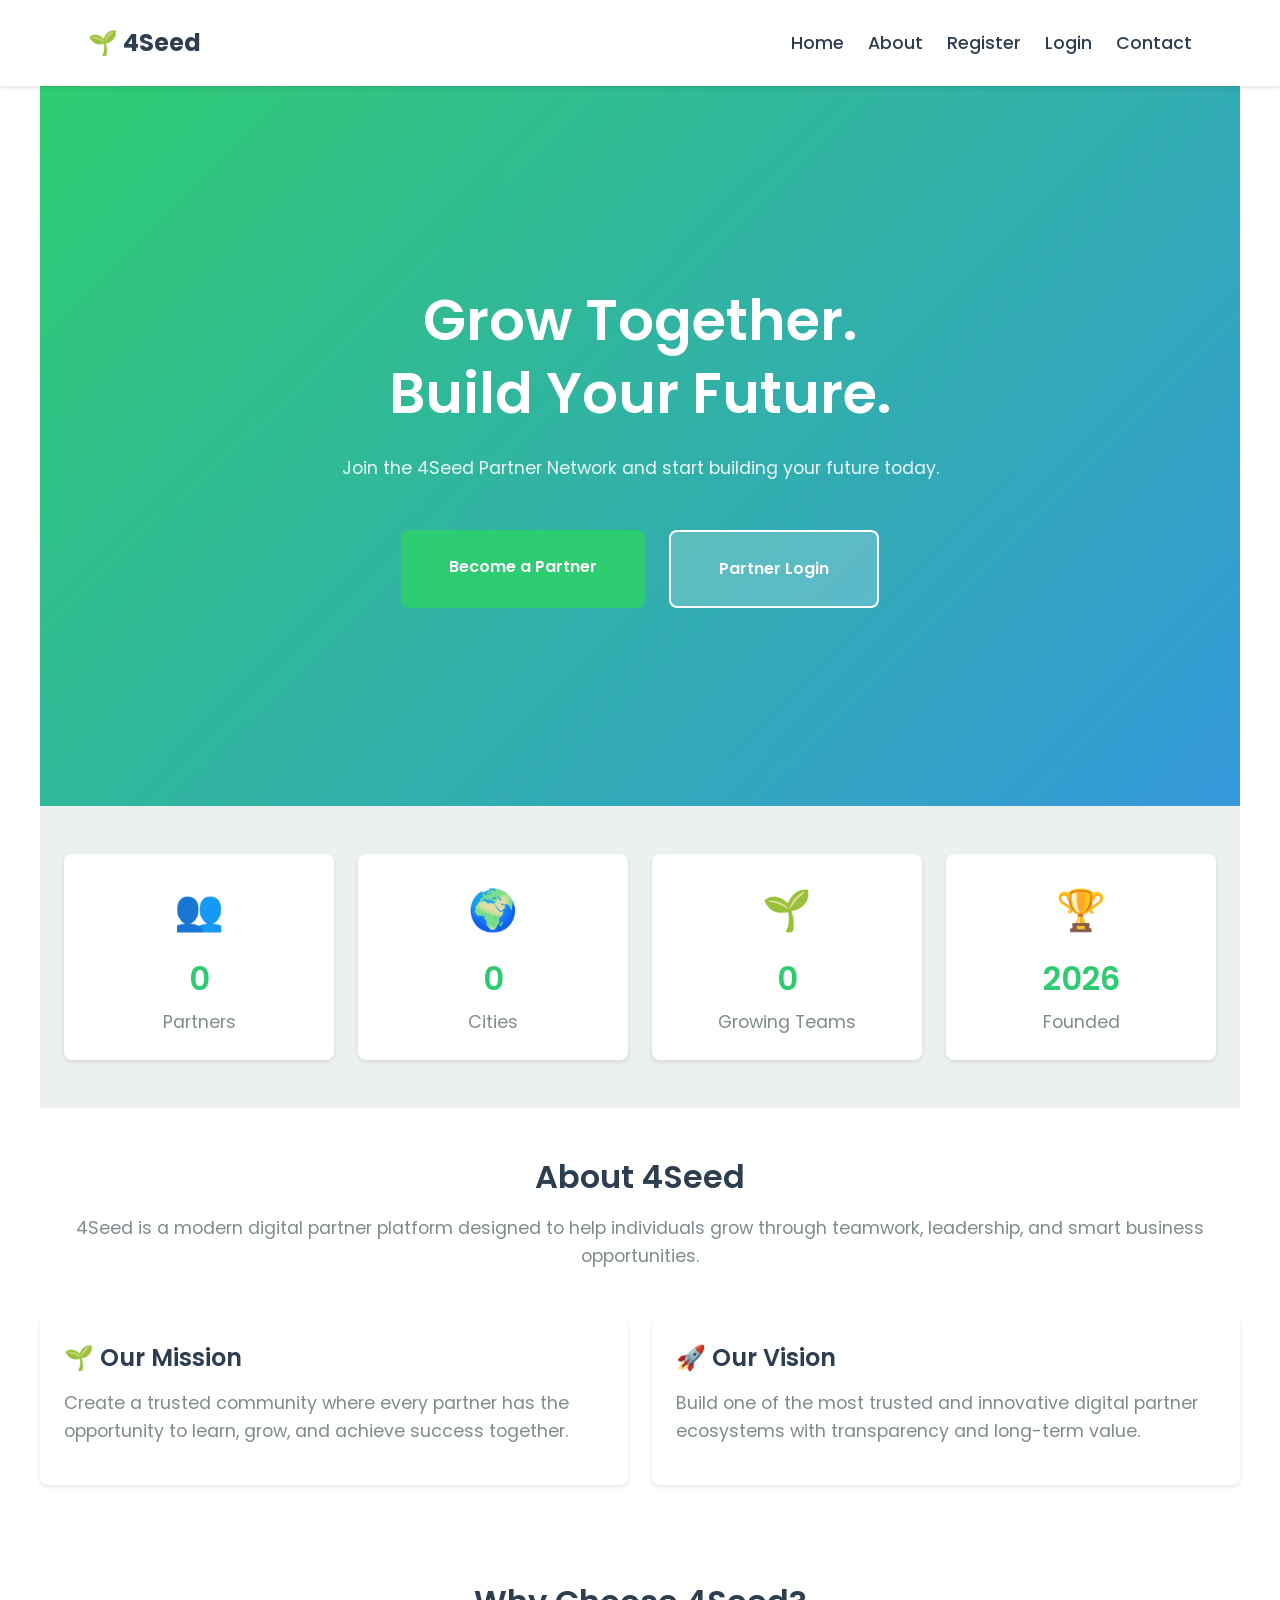
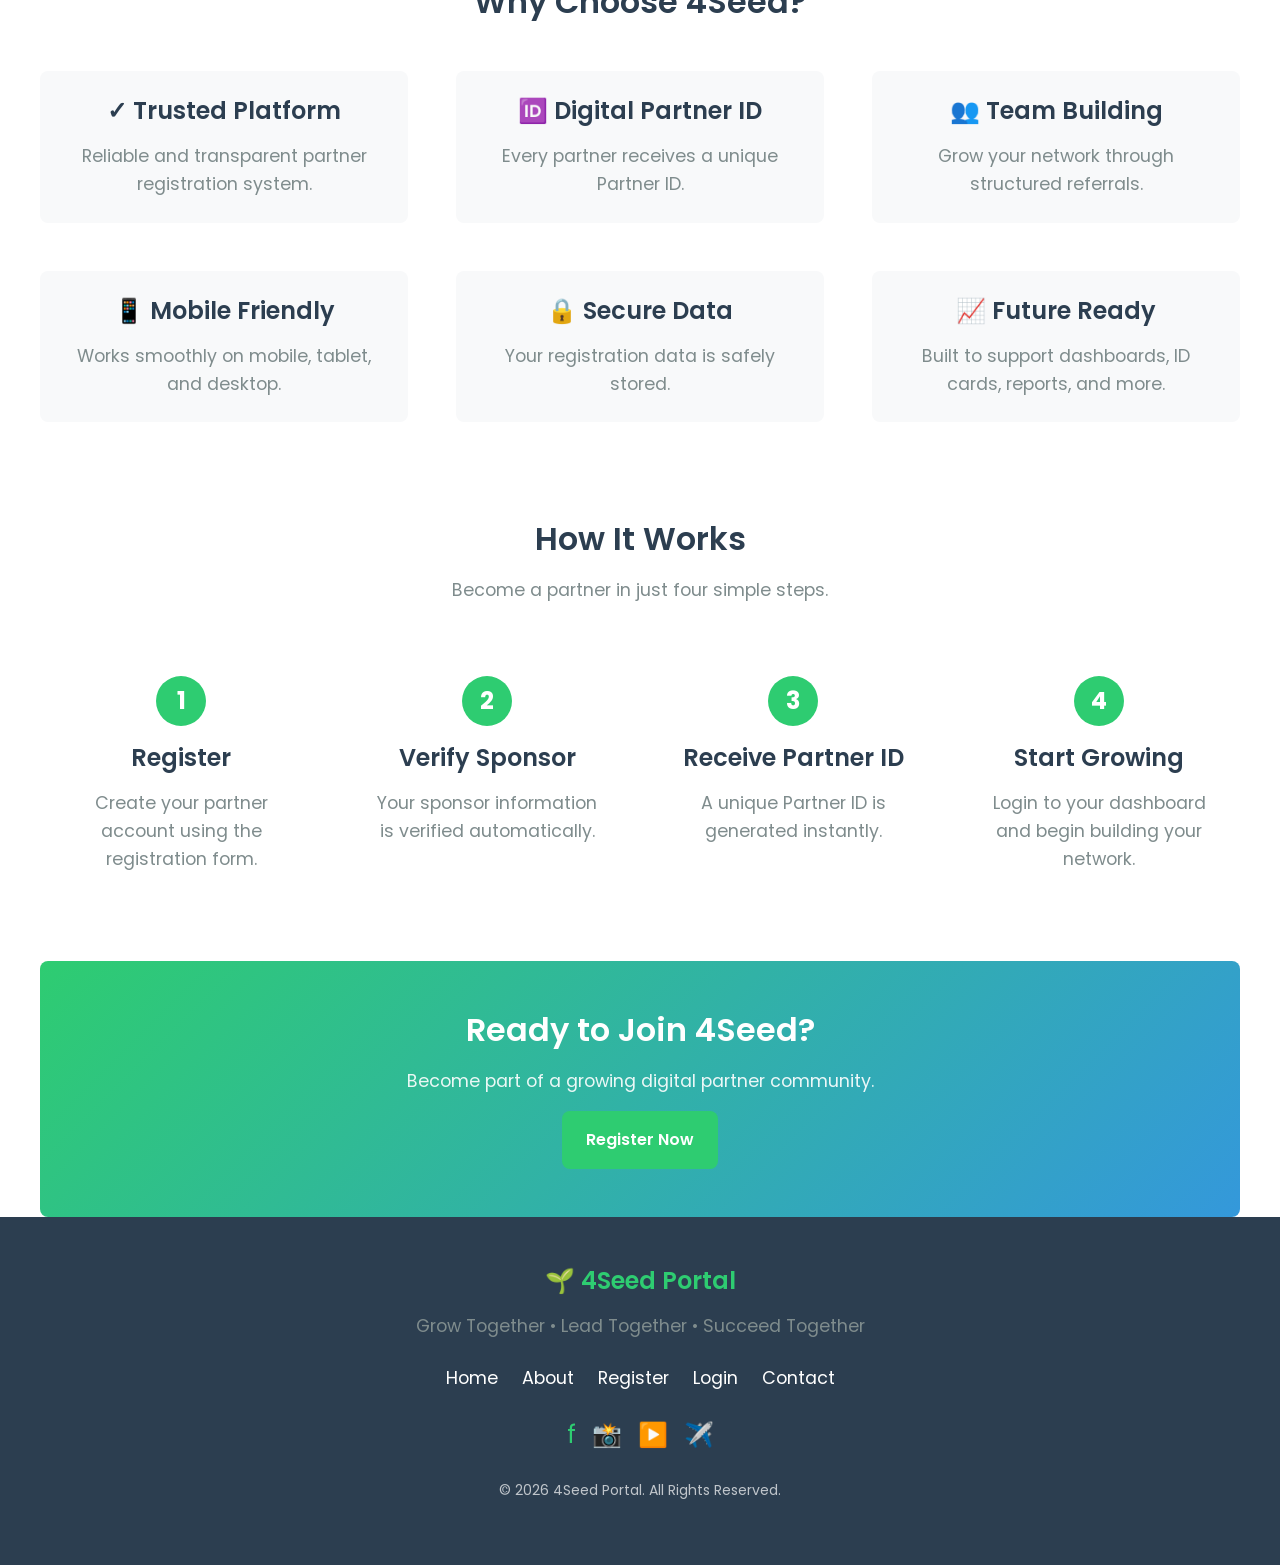
<file: index.html>
<!DOCTYPE html>
<html lang="en">
<head>
    <meta charset="UTF-8">
    <meta name="viewport" content="width=device-width, initial-scale=1.0">
    <meta name="description" content="4Seed Partner Network - Grow Together, Build Your Future">
    <meta name="theme-color" content="#2ecc71">
    
    <title>4Seed Portal - Partner Network</title>
    
    <link rel="preconnect" href="https://fonts.googleapis.com">
    <link rel="preconnect" href="https://fonts.gstatic.com" crossorigin>
    <link href="https://fonts.googleapis.com/css2?family=Poppins:wght@300;400;500;600;700&display=swap" rel="stylesheet">
    <link rel="stylesheet" href="css/style.css">
    <link rel="stylesheet" href="css/responsive.css">
    
    <!-- Favicon -->
    <link rel="icon" type="image/svg+xml" href="data:image/svg+xml,<svg xmlns='http://www.w3.org/2000/svg' viewBox='0 0 100 100'><text y='50%' font-size='50' dominant-baseline='middle'>🌱</text></svg>">
</head>

<body>
    <!-- Navigation -->
    <header role="banner">
        <nav class="navbar" aria-label="Main Navigation">
            <div class="logo" aria-label="4Seed Logo">
                🌱 4Seed
            </div>
            
            <button class="menu-toggle" id="menuToggle" aria-label="Toggle Menu" aria-expanded="false">
                <span></span>
                <span></span>
                <span></span>
            </button>
            
            <ul class="nav-links" id="navLinks">
                <li><a href="#home">Home</a></li>
                <li><a href="#about">About</a></li>
                <li><a href="register.html">Register</a></li>
                <li><a href="login.html">Login</a></li>
                <li><a href="#contact">Contact</a></li>
            </ul>
        </nav>
    </header>

    <!-- Hero Section -->
    <section class="hero" id="home" aria-label="Hero Section">
        <div class="hero-content">
            <h1>Grow Together.<br>Build Your Future.</h1>
            <p>Join the 4Seed Partner Network and start building your future today.</p>
            <div class="hero-buttons">
                <a href="register.html" class="btn btn-primary">Become a Partner</a>
                <a href="login.html" class="btn btn-secondary">Partner Login</a>
            </div>
        </div>
    </section>

    <!-- Statistics Section -->
    <section class="stats reveal" aria-label="Statistics">
        <div class="stat-box">
            <div class="stat-icon" aria-hidden="true">👥</div>
            <h2 id="partnerCount">0</h2>
            <p>Partners</p>
        </div>
        
        <div class="stat-box">
            <div class="stat-icon" aria-hidden="true">🌍</div>
            <h2 id="cityCount">0</h2>
            <p>Cities</p>
        </div>
        
        <div class="stat-box">
            <div class="stat-icon" aria-hidden="true">🌱</div>
            <h2 id="teamCount">0</h2>
            <p>Growing Teams</p>
        </div>
        
        <div class="stat-box">
            <div class="stat-icon" aria-hidden="true">🏆</div>
            <h2 id="yearCount">2026</h2>
            <p>Founded</p>
        </div>
    </section>

    <!-- About Section -->
    <section class="about reveal" id="about" aria-label="About 4Seed">
        <div class="section-title">
            <h2>About 4Seed</h2>
            <p>4Seed is a modern digital partner platform designed to help individuals grow through teamwork, leadership, and smart business opportunities.</p>
        </div>
        
        <div class="about-grid">
            <div class="card">
                <h3>🌱 Our Mission</h3>
                <p>Create a trusted community where every partner has the opportunity to learn, grow, and achieve success together.</p>
            </div>
            
            <div class="card">
                <h3>🚀 Our Vision</h3>
                <p>Build one of the most trusted and innovative digital partner ecosystems with transparency and long-term value.</p>
            </div>
        </div>
    </section>

    <!-- Features Section -->
    <section class="features reveal" aria-label="Why Choose 4Seed">
        <div class="section-title">
            <h2>Why Choose 4Seed?</h2>
        </div>
        
        <div class="feature-grid">
            <div class="feature-card">
                <h3>✓ Trusted Platform</h3>
                <p>Reliable and transparent partner registration system.</p>
            </div>
            
            <div class="feature-card">
                <h3>🆔 Digital Partner ID</h3>
                <p>Every partner receives a unique Partner ID.</p>
            </div>
            
            <div class="feature-card">
                <h3>👥 Team Building</h3>
                <p>Grow your network through structured referrals.</p>
            </div>
            
            <div class="feature-card">
                <h3>📱 Mobile Friendly</h3>
                <p>Works smoothly on mobile, tablet, and desktop.</p>
            </div>
            
            <div class="feature-card">
                <h3>🔒 Secure Data</h3>
                <p>Your registration data is safely stored.</p>
            </div>
            
            <div class="feature-card">
                <h3>📈 Future Ready</h3>
                <p>Built to support dashboards, ID cards, reports, and more.</p>
            </div>
        </div>
    </section>

    <!-- How It Works Section -->
    <section class="process reveal" aria-label="How It Works">
        <div class="section-title">
            <h2>How It Works</h2>
            <p>Become a partner in just four simple steps.</p>
        </div>
        
        <div class="process-grid">
            <div class="process-card">
                <div class="step-number">1</div>
                <h3>Register</h3>
                <p>Create your partner account using the registration form.</p>
            </div>
            
            <div class="process-card">
                <div class="step-number">2</div>
                <h3>Verify Sponsor</h3>
                <p>Your sponsor information is verified automatically.</p>
            </div>
            
            <div class="process-card">
                <div class="step-number">3</div>
                <h3>Receive Partner ID</h3>
                <p>A unique Partner ID is generated instantly.</p>
            </div>
            
            <div class="process-card">
                <div class="step-number">4</div>
                <h3>Start Growing</h3>
                <p>Login to your dashboard and begin building your network.</p>
            </div>
        </div>
    </section>

    <!-- Call To Action Section -->
    <section class="cta reveal" aria-label="Call to Action">
        <h2>Ready to Join 4Seed?</h2>
        <p>Become part of a growing digital partner community.</p>
        <a href="register.html" class="btn btn-primary">Register Now</a>
    </section>

    <!-- Footer -->
    <footer role="contentinfo">
        <div class="footer-content">
            <h3>🌱 4Seed Portal</h3>
            <p>Grow Together • Lead Together • Succeed Together</p>
            
            <div class="footer-links">
                <a href="#home">Home</a>
                <a href="#about">About</a>
                <a href="register.html">Register</a>
                <a href="login.html">Login</a>
                <a href="#contact">Contact</a>
            </div>
            
            <div class="social-links">
                <a href="#" aria-label="Facebook">f</a>
                <a href="#" aria-label="Instagram">📸</a>
                <a href="#" aria-label="YouTube">▶️</a>
                <a href="#" aria-label="Telegram">✈️</a>
            </div>
            
            <p class="copyright">© 2026 4Seed Portal. All Rights Reserved.</p>
        </div>
    </footer>

    <script src="js/common.js" defer></script>
</body>
</html>
</file>
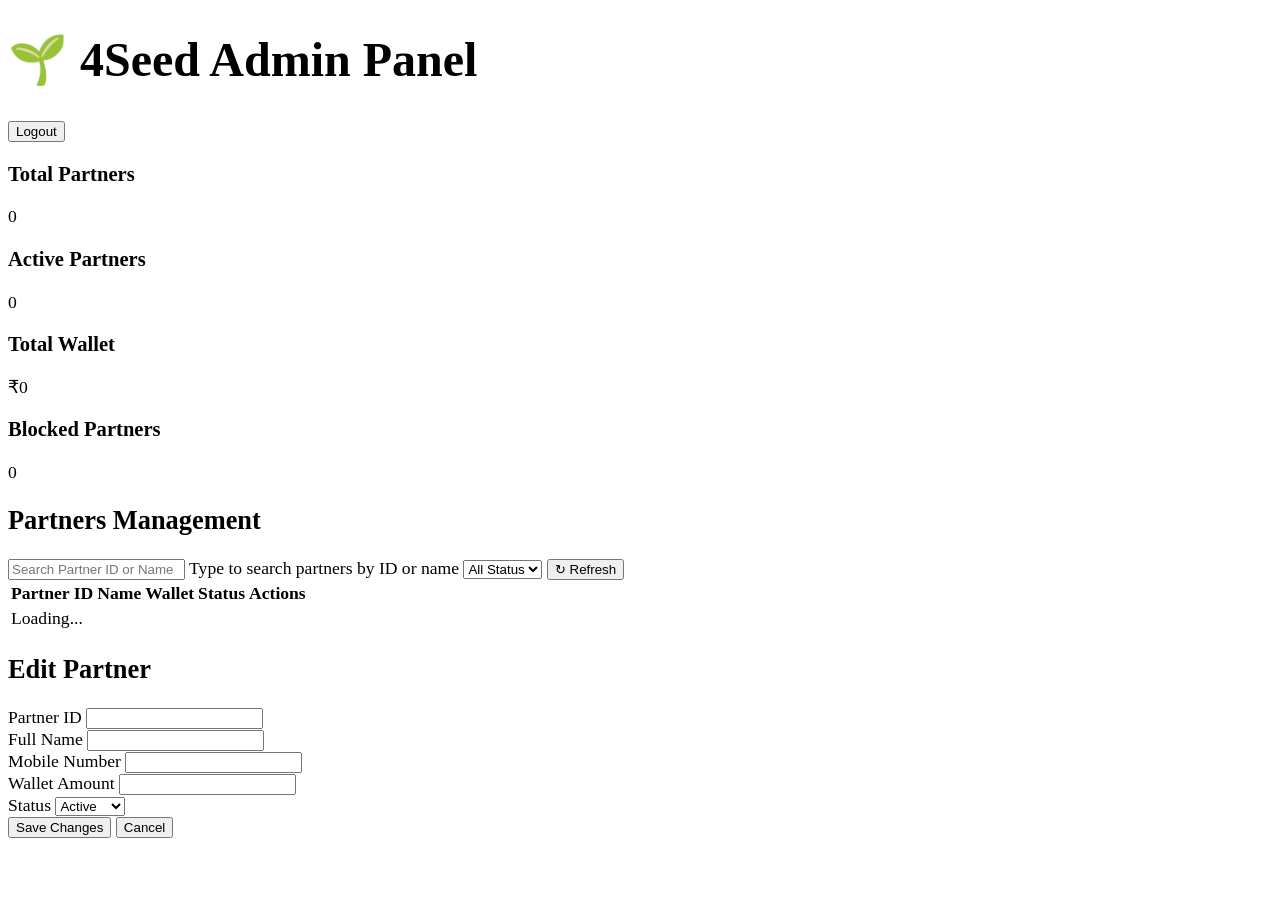
<file: admin.html>
<!DOCTYPE html>
<html lang="en">
<head>
    <meta charset="UTF-8">
    <meta name="viewport" content="width=device-width, initial-scale=1.0">
    <meta name="description" content="4Seed Admin Dashboard">
    
    <title>4Seed Admin Panel</title>
    
    <link rel="preconnect" href="https://fonts.googleapis.com">
    <link rel="preconnect" href="https://fonts.gstatic.com" crossorigin>
    <link href="https://fonts.googleapis.com/css2?family=Poppins:wght@300;400;500;600;700&display=swap" rel="stylesheet">
    <link rel="stylesheet" href="css/admin.css">
    <link rel="stylesheet" href="css/responsive.css">
</head>

<body>
    <div class="admin-container">
        <!-- Header -->
        <header class="admin-header" role="banner">
            <h1>🌱 4Seed Admin Panel</h1>
            <button id="logoutBtn" class="btn btn-secondary">Logout</button>
        </header>

        <!-- Dashboard Stats -->
        <section class="dashboard-stats" aria-label="Dashboard Statistics">
            <div class="stat-card">
                <h3>Total Partners</h3>
                <div class="stat-number" id="totalPartners">0</div>
            </div>
            
            <div class="stat-card">
                <h3>Active Partners</h3>
                <div class="stat-number" id="activePartners">0</div>
            </div>
            
            <div class="stat-card">
                <h3>Total Wallet</h3>
                <div class="stat-number" id="walletAmount">₹0</div>
            </div>
            
            <div class="stat-card">
                <h3>Blocked Partners</h3>
                <div class="stat-number" id="blockedPartners">0</div>
            </div>
        </section>

        <!-- Search & Filter Section -->
        <section class="search-section" aria-label="Search and Filter">
            <h2>Partners Management</h2>
            
            <div class="search-container">
                <input
                    type="text"
                    id="searchBox"
                    placeholder="Search Partner ID or Name"
                    aria-label="Search partners"
                    aria-describedby="searchHint">
                <span id="searchHint" class="sr-only">Type to search partners by ID or name</span>
                
                <select id="statusFilter" aria-label="Filter by status">
                    <option value="">All Status</option>
                    <option value="active">Active</option>
                    <option value="inactive">Inactive</option>
                    <option value="blocked">Blocked</option>
                </select>
                
                <button id="refreshBtn" class="btn btn-secondary" aria-label="Refresh data">
                    ↻ Refresh
                </button>
            </div>
        </section>

        <!-- Partners Table -->
        <section class="table-section" aria-label="Partners Table">
            <table id="partnerTable" class="partners-table">
                <thead>
                    <tr>
                        <th scope="col">Partner ID</th>
                        <th scope="col">Name</th>
                        <th scope="col">Wallet</th>
                        <th scope="col">Status</th>
                        <th scope="col">Actions</th>
                    </tr>
                </thead>
                <tbody id="tableBody">
                    <tr>
                        <td colspan="5" class="text-center">Loading...</td>
                    </tr>
                </tbody>
            </table>
        </section>

        <!-- Edit Partner Modal -->
        <div id="editPopup" class="modal" aria-labelledby="modalTitle" role="dialog" aria-modal="true">
            <div class="modal-content">
                <h2 id="modalTitle">Edit Partner</h2>
                
                <form id="editForm" onsubmit="event.preventDefault(); savePartner();">
                    <div class="form-group">
                        <label for="editPartnerId">Partner ID</label>
                        <input type="text" id="editPartnerId" readonly>
                    </div>
                    
                    <div class="form-group">
                        <label for="editName">Full Name</label>
                        <input type="text" id="editName" required>
                    </div>
                    
                    <div class="form-group">
                        <label for="editMobile">Mobile Number</label>
                        <input type="tel" id="editMobile" required>
                    </div>
                    
                    <div class="form-group">
                        <label for="editWallet">Wallet Amount</label>
                        <input type="number" id="editWallet" step="0.01" required>
                    </div>
                    
                    <div class="form-group">
                        <label for="editStatus">Status</label>
                        <select id="editStatus" required>
                            <option value="active">Active</option>
                            <option value="inactive">Inactive</option>
                            <option value="blocked">Blocked</option>
                        </select>
                    </div>
                    
                    <div class="button-group">
                        <button type="button" class="btn btn-primary" onclick="savePartner()">Save Changes</button>
                        <button type="button" class="btn btn-secondary" onclick="closePopup()">Cancel</button>
                    </div>
                </form>
            </div>
        </div>

        <!-- Error/Success Messages -->
        <div id="notification" class="notification" role="status" aria-live="polite"></div>
    </div>

    <script src="js/admin.js" defer></script>
</body>
</html>
</file>
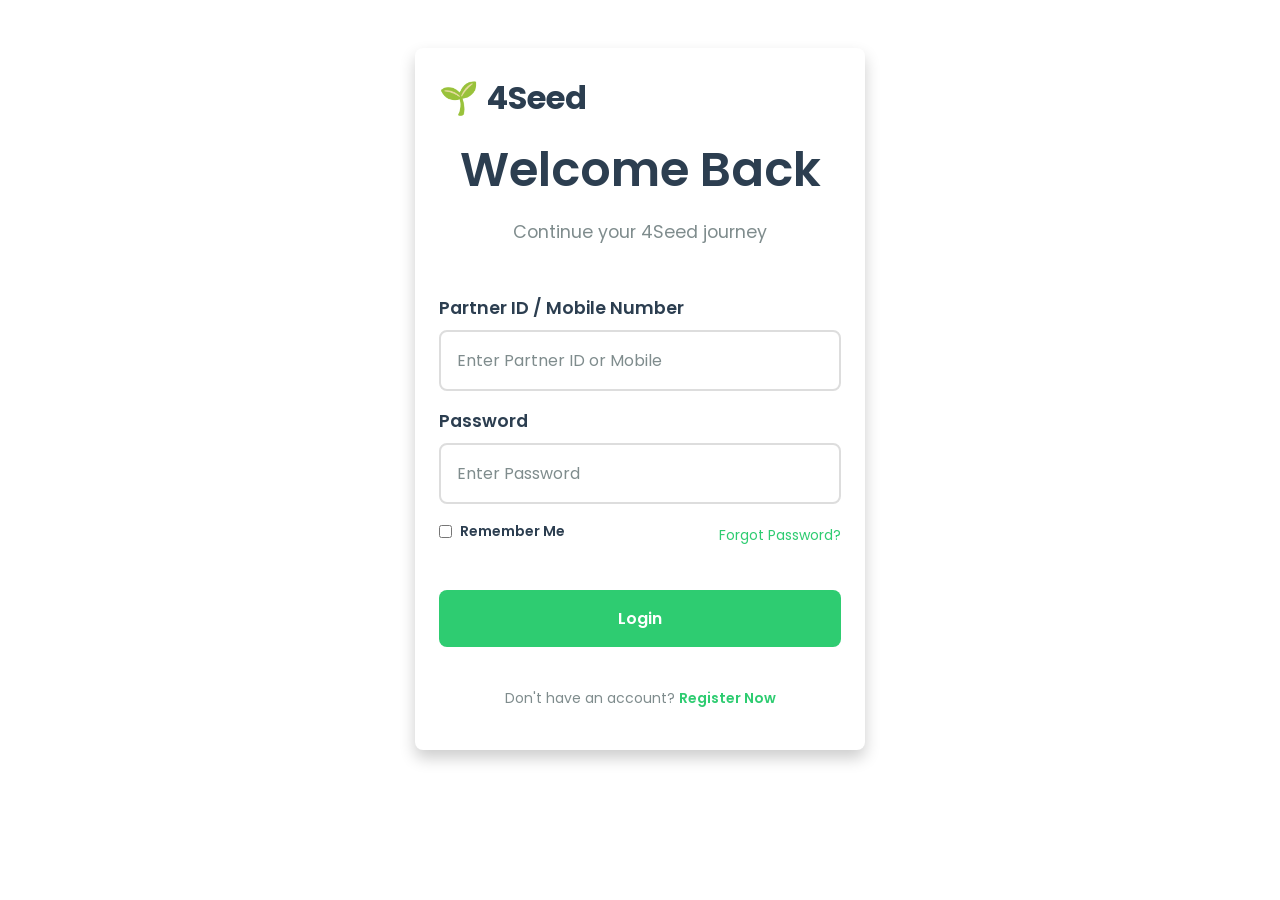
<file: dashboard.html>
<!DOCTYPE html>
<html lang="en">
<head>
  <meta charset="UTF-8">
  <meta name="viewport" content="width=device-width, initial-scale=1.0">
  <title>Dashboard - 4Seed</title>
  <link rel="preconnect" href="https://fonts.googleapis.com">
  <link rel="preconnect" href="https://fonts.gstatic.com" crossorigin>
  <link href="https://fonts.googleapis.com/css2?family=Poppins:wght@300;400;500;600;700&display=swap" rel="stylesheet">
  <link rel="stylesheet" href="css/style.css">
  <link rel="stylesheet" href="https://cdnjs.cloudflare.com/ajax/libs/font-awesome/6.7.2/css/all.min.css">
</head>
<body>
  <div class="dashboard-container">
    <div class="dashboard-welcome">
      <h2 id="welcomeTitle">Welcome Back 👋</h2>
      <h3 id="partnerName">Loading...</h3>
      <p>Partner ID : <span id="partnerId">Loading...</span></p>
      <p>Sponsor : <span id="sponsorName">Loading...</span></p>
    </div>

    <div class="dashboard-grid">
      <div class="dashboard-card" onclick="window.location='idcard.html'">🪪<h3>Digital ID</h3></div>
      <div class="dashboard-card" onclick="window.location='team.html'">👥<h3>My Team</h3><p id="teamCount">0</p></div>
      <div class="dashboard-card" onclick="window.location='referral.html'">🔗<h3>Referral</h3></div>
      <div class="dashboard-card">💰<h3>Wallet</h3><p id="walletBalance">₹0</p></div>
      <div class="dashboard-card"><button type="button" onclick="openWithdraw()">💸 Withdraw</button></div>
      <div class="dashboard-card" onclick="window.location='rank.html'">🏆<h3>My Rank</h3><p id="rankName">Starter</p></div>
      <div class="dashboard-card">📈<h3>Business</h3><p id="businessVolume">₹0</p></div>
      <div class="dashboard-card">
        <button id="logoutBtn" class="btn btn-secondary">🚪 Logout</button>
      </div>
    </div>

    <div id="withdrawPopup" class="popup" style="display:none;">
      <div class="popup-content">
        <h2>Withdraw Request</h2>
        <input type="number" id="withdrawAmount" placeholder="Enter Amount">
        <br><br>
        <button type="button" onclick="sendWithdrawRequest()">Submit</button>
        <button type="button" onclick="closeWithdraw()">Cancel</button>
      </div>
    </div>

  </div>

  <script src="js/dashboard.js" defer></script>
</body>
</html>
</file>
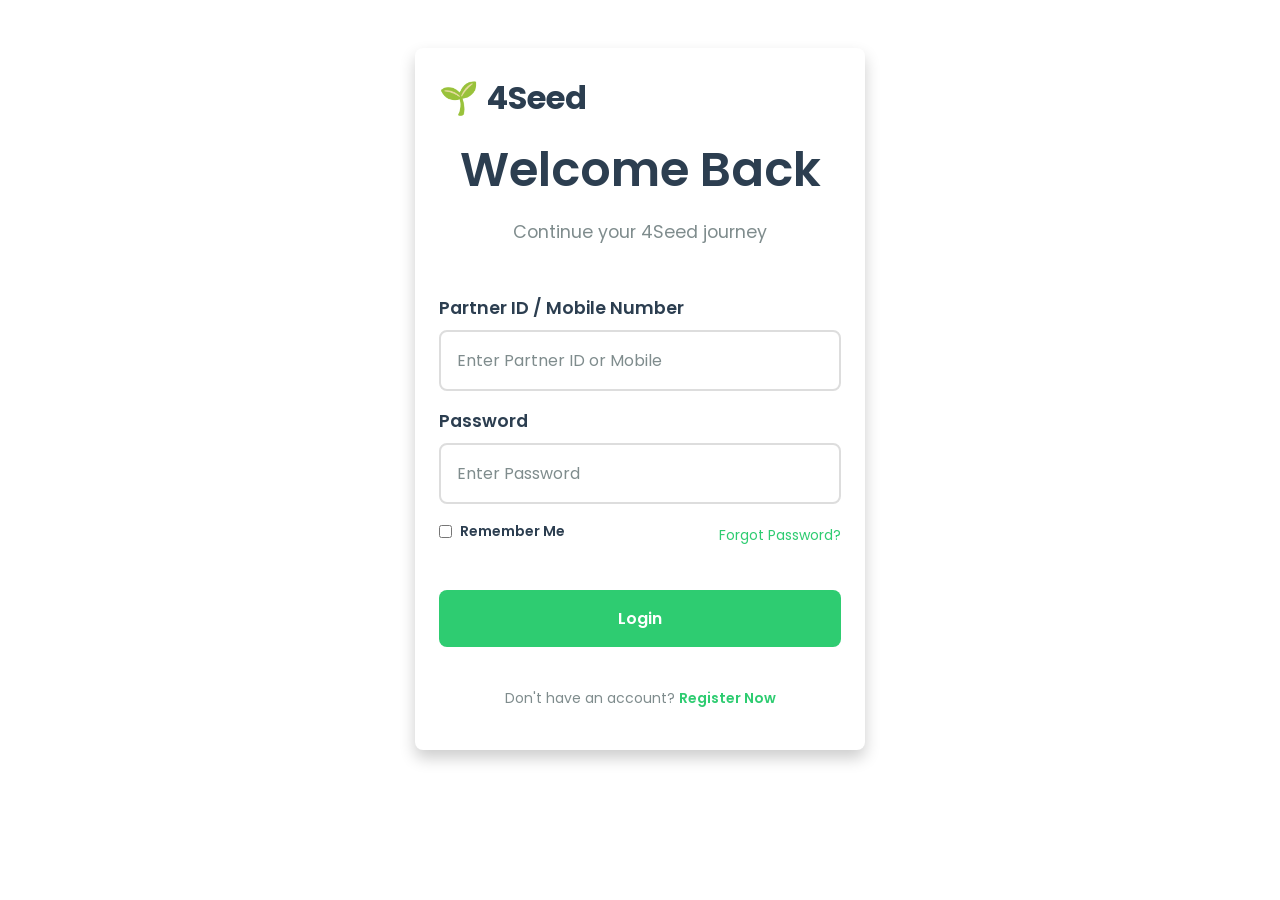
<file: idcard.html>
<!DOCTYPE html>
<html lang="en">

<head>

<meta charset="UTF-8">

<meta name="viewport"
content="width=device-width,initial-scale=1">

<title>Digital ID</title>

<link rel="stylesheet"
href="css/style.css">

</head>

<body>

<div class="id-container">

<div class="id-card">

<div class="id-header">

🌱 4Seed

</div>

<div class="id-photo">

👤

</div>

<h2 id="idName">

Loading...

</h2>

<p>

Partner ID

</p>

<h3 id="idPartner">

Loading...

</h3>

<p>

Sponsor

</p>

<h3 id="idSponsor">

Loading...

</h3>

<div id="qrcode">

QR Code

</div>

<button id="downloadBtn"
class="btn btn-primary">

Download ID

</button>

</div>

</div>

<script src="js/idcard.js"></script>

</body>

</html>
</file>
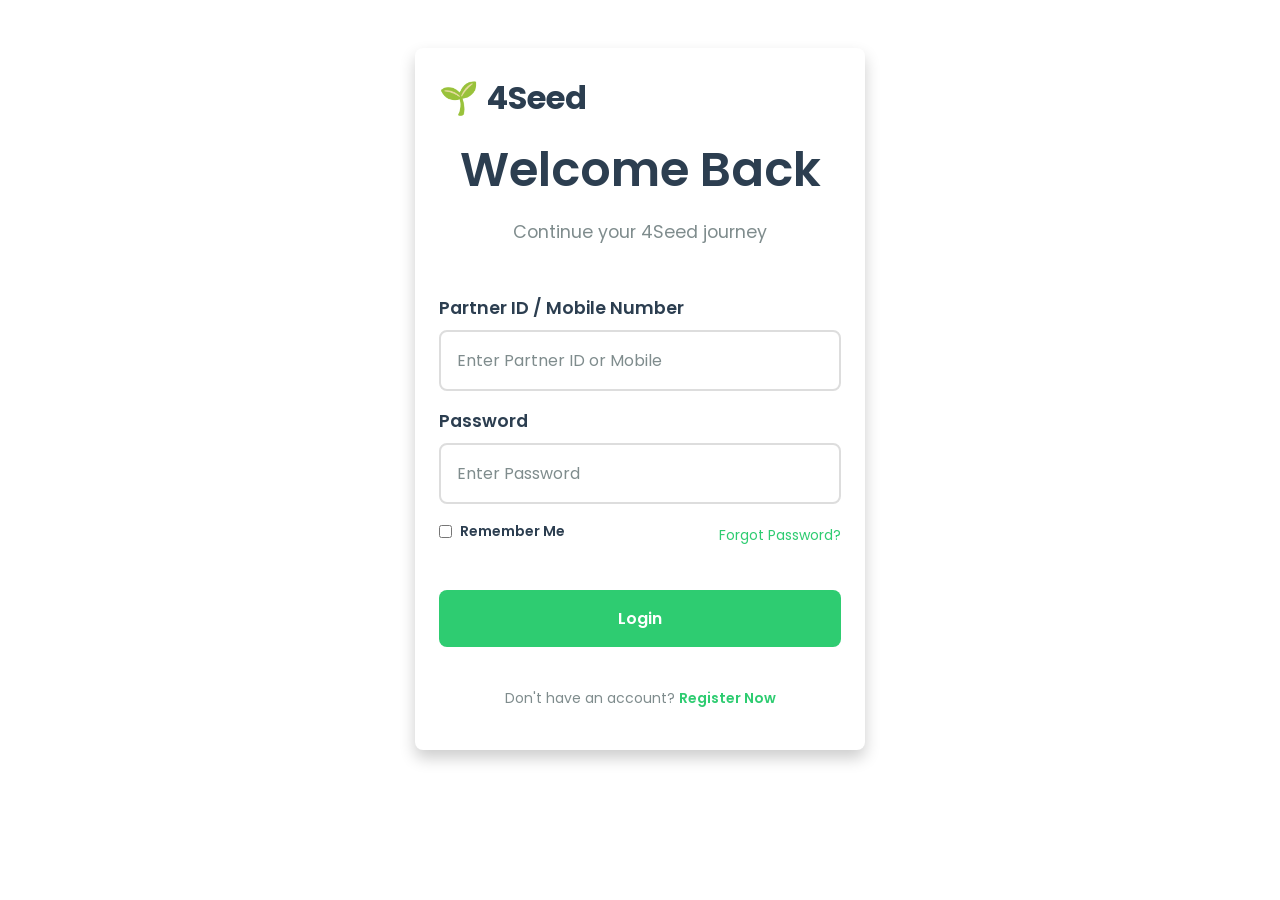
<file: login.html>
<!DOCTYPE html>
<html lang="en">
<head>
    <meta charset="UTF-8">
    <meta name="viewport" content="width=device-width, initial-scale=1.0">
    <meta name="description" content="Login to your 4Seed Partner Account">
    <meta name="theme-color" content="#2ecc71">
    
    <title>Partner Login - 4Seed</title>
    
    <link rel="preconnect" href="https://fonts.googleapis.com">
    <link rel="preconnect" href="https://fonts.gstatic.com" crossorigin>
    <link href="https://fonts.googleapis.com/css2?family=Poppins:wght@300;400;500;600;700&display=swap" rel="stylesheet">
    <link rel="stylesheet" href="css/style.css">
    <link rel="stylesheet" href="css/responsive.css">
</head>

<body>
    <div class="login-container">
        <div class="page-header">
            <a href="index.html" class="logo">🌱 4Seed</a>
            <h1>Welcome Back</h1>
            <p>Continue your 4Seed journey</p>
        </div>

        <form id="loginForm" class="form-container">
            <div class="form-group">
                <label for="loginId">Partner ID / Mobile Number</label>
                <input
                    type="text"
                    id="loginId"
                    name="loginId"
                    placeholder="Enter Partner ID or Mobile"
                    required
                    autocomplete="off"
                    aria-describedby="loginIdError">
                <span id="loginIdError" class="error-message" role="alert"></span>
            </div>

            <div class="form-group">
                <label for="loginPassword">Password</label>
                <input
                    type="password"
                    id="loginPassword"
                    name="loginPassword"
                    placeholder="Enter Password"
                    required
                    aria-describedby="loginPasswordError">
                <span id="loginPasswordError" class="error-message" role="alert"></span>
            </div>

            <div class="login-options">
                <label class="checkbox-group">
                    <input type="checkbox" id="rememberMe" name="rememberMe">
                    <span>Remember Me</span>
                </label>
                <a href="forgot-password.html" class="forgot-link">Forgot Password?</a>
            </div>

            <div id="formError" class="error-message" role="alert"></div>
            <div id="successMessage" class="success-message" role="status"></div>

            <button type="submit" class="btn btn-primary" id="loginBtn">
                <span id="btnText">Login</span>
                <span id="spinner" class="spinner" style="display:none;"></span>
            </button>

            <p class="register-link">
                Don't have an account?
                <a href="register.html">Register Now</a>
            </p>
        </form>
    </div>

    <script src="js/login.js" defer></script>
</body>

</html>
</file>
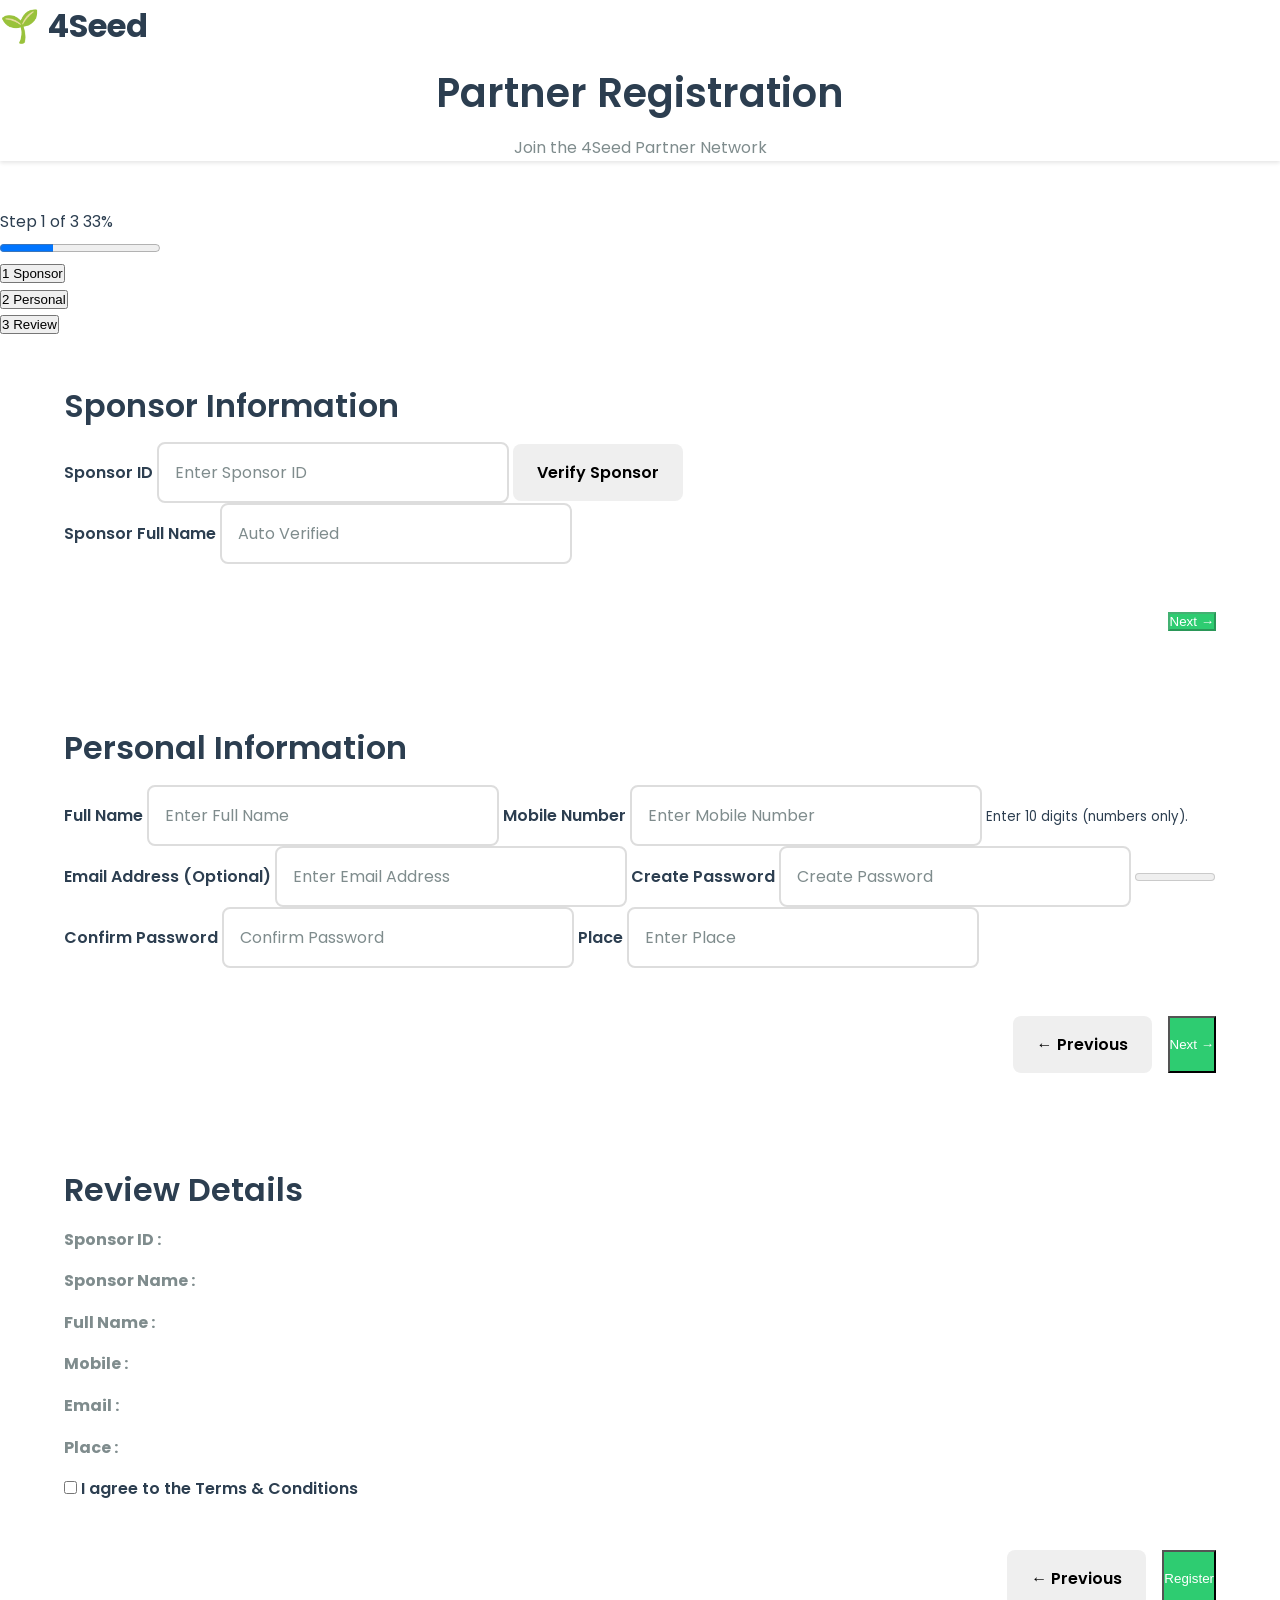
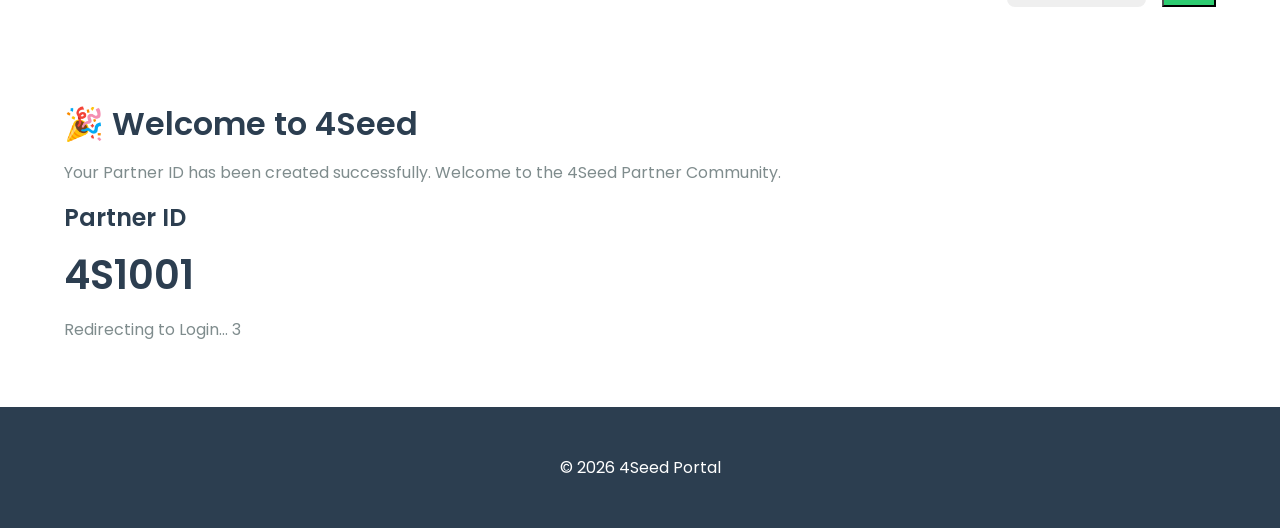
<file: register.html>
<!DOCTYPE html>
<html lang="en">
<head>
  <meta charset="utf-8" />
  <meta name="viewport" content="width=device-width, initial-scale=1" />
  <meta name="description" content="4Seed Partner Registration — join the 4Seed Partner Network" />
  <title>4Seed Partner Registration</title>

  <link rel="icon" href="favicon.ico" />
  <link rel="preconnect" href="https://fonts.googleapis.com" />
  <link rel="preconnect" href="https://fonts.gstatic.com" crossorigin />
  <link href="https://fonts.googleapis.com/css2?family=Poppins:wght@300;400;500;600;700&display=swap" rel="stylesheet" />
  <link rel="stylesheet" href="css/style.css" />

  <!-- Consider adding a Content-Security-Policy on the server -->
</head>
<body>
  <main class="register-container" id="main">
    <!-- Header -->
    <header class="page-header" role="banner">
      <div class="logo" aria-hidden="true">🌱 4Seed</div>
      <h1>Partner Registration</h1>
      <p>Join the 4Seed Partner Network</p>
    </header>

    <!-- Progress (accessible) -->
    <div class="progress-wrapper" aria-hidden="false">
      <div class="progress-top">
        <span id="stepText" aria-live="polite">Step 1 of 3</span>
        <span id="progressText">33%</span>
      </div>

      <!-- semantic progress with aria fallback -->
      <progress id="progress" max="3" value="1" aria-labelledby="stepText progressText">33%</progress>

      <div class="progress-bar" role="presentation">
        <div id="progressFill" class="progress-fill" aria-hidden="true"></div>
      </div>
    </div>

    <!-- Step Indicator -->
    <nav class="step-indicator" aria-label="Registration steps">
      <button class="step active" type="button" aria-current="step" aria-disabled="true">
        <span class="circle">1</span>
        <span class="step-label">Sponsor</span>
      </button>
      <div class="line" aria-hidden="true"></div>
      <button class="step" type="button" aria-disabled="true">
        <span class="circle">2</span>
        <span class="step-label">Personal</span>
      </button>
      <div class="line" aria-hidden="true"></div>
      <button class="step" type="button" aria-disabled="true">
        <span class="circle">3</span>
        <span class="step-label">Review</span>
      </button>
    </nav>

    <!-- Registration form (semantic) -->
    <form id="registrationForm" class="registration-form" method="post" action="/api/register" novalidate>
      <!-- include a server-side CSRF token here -->
      <input type="hidden" name="_csrf" value="{{CSRF_TOKEN_PLACEHOLDER}}" />

      <!-- Step 1 -->
      <section id="step1" class="form-step active" aria-labelledby="step1-heading">
        <h2 id="step1-heading">Sponsor Information</h2>
        <div class="form-row">
          <label for="sponsorId">Sponsor ID</label>
          <input type="text" id="sponsorId" name="sponsorId" placeholder="Enter Sponsor ID" autocomplete="off" required />
          <button type="button" id="verifySponsorBtn" aria-describedby="status" class="btn">Verify Sponsor</button>
        </div>

        <div class="form-row">
          <label for="sponsorName">Sponsor Full Name</label>
          <input type="text" id="sponsorName" name="sponsorName" placeholder="Auto Verified" readonly aria-readonly="true" />
        </div>

        <div id="status" class="status" role="status" aria-live="polite"></div>

        <div class="button-group">
          <button id="nextStep1" type="button" class="btn-primary">Next →</button>
        </div>
      </section>

      <!-- Step 2 -->
      <section id="step2" class="form-step" aria-hidden="true" aria-labelledby="step2-heading">
        <h2 id="step2-heading">Personal Information</h2>

        <label for="fullName">Full Name</label>
        <input type="text" id="fullName" name="fullName" placeholder="Enter Full Name" autocomplete="name" required />

        <label for="mobile">Mobile Number</label>
        <input type="tel" id="mobile" name="mobile" placeholder="Enter Mobile Number" inputmode="tel" pattern="[0-9]{10}" autocomplete="tel" required />
        <small id="mobileHelp">Enter 10 digits (numbers only).</small>

        <label for="email">Email Address (Optional)</label>
        <input type="email" id="email" name="email" placeholder="Enter Email Address" autocomplete="email" />

        <label for="password">Create Password</label>
        <input type="password" id="password" name="password" placeholder="Create Password" autocomplete="new-password" minlength="8" required />
        <meter id="passwordStrength" min="0" max="4" low="2" high="3" optimum="4" value="0" aria-hidden="true"></meter>

        <label for="confirmPassword">Confirm Password</label>
        <input type="password" id="confirmPassword" name="confirmPassword" placeholder="Confirm Password" autocomplete="new-password" minlength="8" required />

        <label for="place">Place</label>
        <input type="text" id="place" name="place" placeholder="Enter Place" autocomplete="address-level2" />

        <div class="button-group">
          <button type="button" id="prevStep2" class="btn">← Previous</button>
          <button type="button" id="nextStep2" class="btn-primary">Next →</button>
        </div>
      </section>

      <!-- Step 3 (Review) -->
      <section id="step3" class="form-step" aria-hidden="true" aria-labelledby="step3-heading">
        <h2 id="step3-heading">Review Details</h2>

        <div class="review-box" id="reviewBox" aria-live="polite">
          <p><strong>Sponsor ID :</strong> <span id="reviewSponsorId"></span></p>
          <p><strong>Sponsor Name :</strong> <span id="reviewSponsorName"></span></p>
          <p><strong>Full Name :</strong> <span id="reviewFullName"></span></p>
          <p><strong>Mobile :</strong> <span id="reviewMobile"></span></p>
          <p><strong>Email :</strong> <span id="reviewEmail"></span></p>
          <p><strong>Place :</strong> <span id="reviewPlace"></span></p>
        </div>

        <label class="terms">
          <input type="checkbox" id="agree" name="agree" required />
          I agree to the Terms &amp; Conditions
        </label>

        <div class="button-group">
          <button type="button" id="prevStep3" class="btn">← Previous</button>
          <button type="submit" id="registerBtn" class="btn-primary">Register</button>
        </div>
      </section>
    </form>

    <!-- Success -->
    <section id="successPage" class="form-step" aria-hidden="true">
      <div class="success-card" role="status" aria-live="polite">
        <h2>🎉 Welcome to 4Seed</h2>
        <p>Your Partner ID has been created successfully. Welcome to the 4Seed Partner Community.</p>
        <h3>Partner ID</h3>
        <h1 id="partnerIdText">4S1001</h1>
        <p id="countdown">Redirecting to Login... <span id="countdownValue">3</span></p>
      </div>
    </section>
  </main>

  <footer>
    © 2026 4Seed Portal
  </footer>

  <noscript>
    <div class="noscript-warning">This registration page works best with JavaScript enabled. If JS is disabled, submission may be limited.</div>
  </noscript>

  <!-- Load scripts deferred to avoid blocking rendering -->
  <script src="js/api.js" defer></script>
  <script src="js/register.js" defer></script>
</body>
</html>
</file>
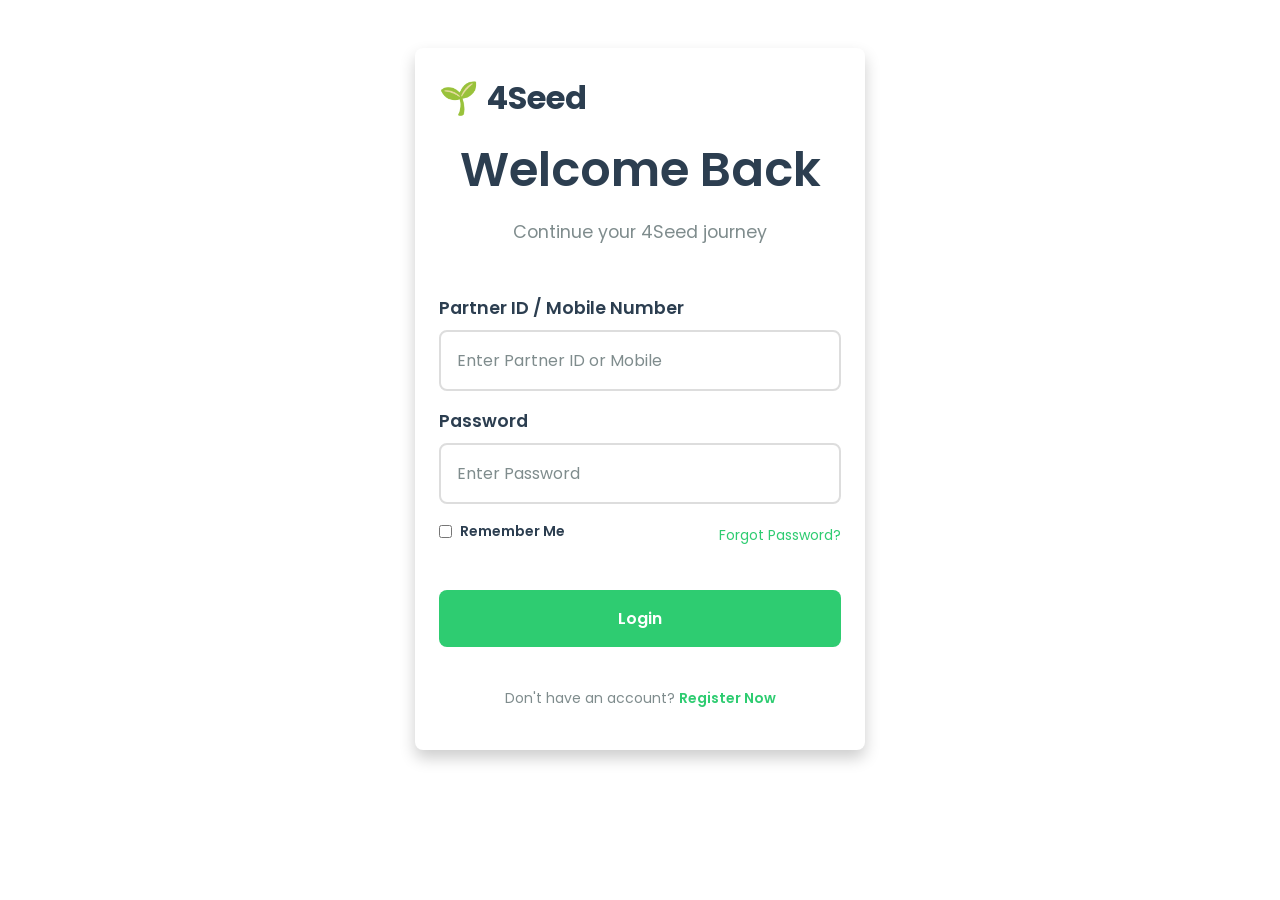
<file: team.html>
<!DOCTYPE html>
<html lang="en">
<head>

<meta charset="UTF-8">
<meta name="viewport" content="width=device-width, initial-scale=1.0">

<title>My Team - 4Seed</title>

<link rel="stylesheet" href="css/style.css">

</head>

<body>

<div class="team-container">

<h2>🌳 My Team</h2>

<div class="tree">

<div class="root">

<div class="member" id="myCard">

<h3 id="myName">Loading...</h3>

<p id="myId"></p>

</div>

</div>

<div id="breadcrumb" class="breadcrumb">
    <span onclick="goHome()">🏠 Home</span>
</div>
    
<div class="children">

    <div class="tree-card">
        <div class="line"></div>
        <div class="member" id="slot1" onclick="loadTeam(this)"></div>
    </div>

    <div class="tree-card">
        <div class="line"></div>
        <div class="member" id="slot2" onclick="loadTeam(this)"></div>
    </div>

    <div class="tree-card">
        <div class="line"></div>
        <div class="member" id="slot3" onclick="loadTeam(this)"></div>
    </div>

    <div class="tree-card">
        <div class="line"></div>
        <div class="member" id="slot4" onclick="loadTeam(this)"></div>
    </div>

    <div class="tree-card">
        <div class="line"></div>
        <div class="member" id="slot5" onclick="loadTeam(this)"></div>
    </div>

    <div class="stats">
    <div class="stat-card">
        <h3 id="directCount">0</h3>
        <p>Direct Team</p>
    </div>

    <div class="stat-card">
        <h3 id="emptyCount">5</h3>
        <p>Empty Slots</p>
    </div>
    </div>
    
</div>

</div>

</div>

<script src="js/team.js"></script>

<div id="memberPopup" class="popup">

    <div class="popup-content">

        <span class="close" onclick="closePopup()">&times;</span>

        <h2 id="popupName"></h2>

        <p id="popupId"></p>

        <p id="popupSponsor"></p>

        <button onclick="viewDownline()">View Downline</button>

    </div>

</div>

</body>
</html>
</file>
<file: css/style.css>
/**
 * Main Stylesheet for 4Seed Portal
 * Mobile-first responsive design approach
 */

/* ========== CSS Variables ========== */
:root {
    --primary-color: #2ecc71;
    --secondary-color: #3498db;
    --dark-color: #2c3e50;
    --light-color: #ecf0f1;
    --danger-color: #e74c3c;
    --warning-color: #f39c12;
    --success-color: #27ae60;
    
    --text-dark: #2c3e50;
    --text-light: #7f8c8d;
    --border-color: #ddd;
    
    --spacing-xs: 0.25rem;
    --spacing-sm: 0.5rem;
    --spacing-md: 1rem;
    --spacing-lg: 1.5rem;
    --spacing-xl: 2rem;
    --spacing-2xl: 3rem;
    
    --border-radius: 8px;
    --shadow-sm: 0 2px 4px rgba(0, 0, 0, 0.1);
    --shadow-md: 0 4px 6px rgba(0, 0, 0, 0.15);
    --shadow-lg: 0 8px 16px rgba(0, 0, 0, 0.2);
    
    --transition-speed: 0.3s;
}

/* ========== Global Styles ========== */
* {
    margin: 0;
    padding: 0;
    box-sizing: border-box;
}

html {
    scroll-behavior: smooth;
}

body {
    font-family: 'Poppins', sans-serif;
    color: var(--text-dark);
    background-color: #fff;
    line-height: 1.6;
    overflow-x: hidden;
}

/* ========== Typography ========== */
h1, h2, h3, h4, h5, h6 {
    font-weight: 600;
    margin-bottom: var(--spacing-md);
    line-height: 1.3;
}

h1 {
    font-size: 2.5rem;
}

h2 {
    font-size: 2rem;
}

h3 {
    font-size: 1.5rem;
}

p {
    margin-bottom: var(--spacing-md);
    color: var(--text-light);
}

a {
    color: var(--primary-color);
    text-decoration: none;
    transition: color var(--transition-speed);
}

a:hover {
    color: var(--secondary-color);
}

/* ========== Navigation ========== */
header {
    background: #fff;
    box-shadow: var(--shadow-sm);
    position: sticky;
    top: 0;
    z-index: 1000;
}

.navbar {
    display: flex;
    justify-content: space-between;
    align-items: center;
    padding: var(--spacing-md) var(--spacing-lg);
    max-width: 1200px;
    margin: 0 auto;
}

.logo {
    font-size: 1.5rem;
    font-weight: 700;
    color: var(--dark-color);
    display: flex;
    align-items: center;
    gap: var(--spacing-sm);
}

.nav-links {
    display: none;
    list-style: none;
    gap: var(--spacing-lg);
}

.nav-links a {
    color: var(--text-dark);
    font-weight: 500;
    transition: color var(--transition-speed);
}

.nav-links a:hover {
    color: var(--primary-color);
}

.menu-toggle {
    display: flex;
    flex-direction: column;
    background: none;
    border: none;
    cursor: pointer;
    gap: var(--spacing-xs);
    padding: var(--spacing-sm);
}

.menu-toggle span {
    width: 25px;
    height: 3px;
    background: var(--dark-color);
    transition: all var(--transition-speed);
}

/* ========== Buttons ========== */
.btn {
    display: inline-block;
    padding: var(--spacing-md) var(--spacing-lg);
    border: none;
    border-radius: var(--border-radius);
    font-size: 1rem;
    font-weight: 600;
    cursor: pointer;
    transition: all var(--transition-speed);
    text-align: center;
    font-family: inherit;
}

.btn-primary {
    background-color: var(--primary-color);
    color: #fff;
}

.btn-primary:hover {
    background-color: #27ae60;
    transform: translateY(-2px);
    box-shadow: var(--shadow-md);
}

.btn-secondary {
    background-color: var(--secondary-color);
    color: #fff;
}

.btn-secondary:hover {
    background-color: #2980b9;
    transform: translateY(-2px);
}

.btn:disabled {
    opacity: 0.6;
    cursor: not-allowed;
}

/* ========== Forms ========== */
.form-container {
    display: flex;
    flex-direction: column;
    gap: var(--spacing-md);
}

.form-group {
    display: flex;
    flex-direction: column;
}

label {
    font-weight: 600;
    margin-bottom: var(--spacing-sm);
    color: var(--text-dark);
}

input[type="text"],
input[type="email"],
input[type="password"],
input[type="tel"],
input[type="number"],
select,
textarea {
    padding: var(--spacing-md);
    border: 2px solid var(--border-color);
    border-radius: var(--border-radius);
    font-size: 1rem;
    font-family: inherit;
    transition: border-color var(--transition-speed);
}

input:focus,
select:focus,
textarea:focus {
    outline: none;
    border-color: var(--primary-color);
}

input::placeholder {
    color: var(--text-light);
}

textarea {
    resize: vertical;
    min-height: 100px;
}

/* ========== Error Messages ========== */
.error-message {
    color: var(--danger-color);
    font-size: 0.875rem;
    margin-top: var(--spacing-sm);
    display: none;
}

.success-message {
    color: var(--success-color);
    font-size: 0.875rem;
    margin-top: var(--spacing-sm);
    display: none;
}

/* ========== Hero Section ========== */
.hero {
    background: linear-gradient(135deg, var(--primary-color) 0%, var(--secondary-color) 100%);
    color: #fff;
    padding: var(--spacing-2xl) var(--spacing-lg);
    text-align: center;
    min-height: 70vh;
    display: flex;
    align-items: center;
    justify-content: center;
}

.hero-content {
    max-width: 600px;
}

.hero-content h1 {
    font-size: 2rem;
    margin-bottom: var(--spacing-lg);
}

.hero-content p {
    font-size: 1.1rem;
    margin-bottom: var(--spacing-2xl);
    color: rgba(255, 255, 255, 0.9);
}

.hero-buttons {
    display: flex;
    gap: var(--spacing-md);
    justify-content: center;
    flex-wrap: wrap;
}

.hero .btn {
    padding: var(--spacing-lg) var(--spacing-2xl);
}

.hero .btn-secondary {
    background-color: rgba(255, 255, 255, 0.2);
    border: 2px solid #fff;
}

.hero .btn-secondary:hover {
    background-color: rgba(255, 255, 255, 0.3);
}

/* ========== Stats Section ========== */
.stats {
    display: grid;
    grid-template-columns: repeat(auto-fit, minmax(200px, 1fr));
    gap: var(--spacing-lg);
    padding: var(--spacing-2xl) var(--spacing-lg);
    background: var(--light-color);
}

.stat-box {
    text-align: center;
    padding: var(--spacing-lg);
    background: #fff;
    border-radius: var(--border-radius);
    box-shadow: var(--shadow-sm);
}

.stat-icon {
    font-size: 2.5rem;
    margin-bottom: var(--spacing-md);
}

.stat-box h2 {
    color: var(--primary-color);
    font-size: 2rem;
    margin-bottom: var(--spacing-sm);
}

.stat-box p {
    color: var(--text-light);
    margin: 0;
}

/* ========== Section Styling ========== */
section {
    padding: var(--spacing-2xl) var(--spacing-lg);
    max-width: 1200px;
    margin: 0 auto;
}

.section-title {
    text-align: center;
    margin-bottom: var(--spacing-2xl);
}

.section-title h2 {
    margin-bottom: var(--spacing-md);
}

/* ========== Cards ========== */
.card {
    background: #fff;
    border-radius: var(--border-radius);
    padding: var(--spacing-lg);
    box-shadow: var(--shadow-sm);
    transition: all var(--transition-speed);
}

.card:hover {
    transform: translateY(-4px);
    box-shadow: var(--shadow-md);
}

/* ========== Feature Cards ========== */
.feature-grid {
    display: grid;
    grid-template-columns: repeat(auto-fit, minmax(250px, 1fr));
    gap: var(--spacing-lg);
}

.feature-card {
    padding: var(--spacing-lg);
    background: #f8f9fa;
    border-radius: var(--border-radius);
    text-align: center;
    transition: all var(--transition-speed);
}

.feature-card:hover {
    background: var(--primary-color);
    color: #fff;
    transform: translateY(-4px);
}

.feature-card h3 {
    margin-bottom: var(--spacing-md);
}

.feature-card p {
    margin: 0;
}

/* ========== About Grid ========== */
.about-grid {
    display: grid;
    grid-template-columns: repeat(auto-fit, minmax(250px, 1fr));
    gap: var(--spacing-lg);
    margin-top: var(--spacing-xl);
}

/* ========== Process Cards ========== */
.process-grid {
    display: grid;
    grid-template-columns: repeat(auto-fit, minmax(200px, 1fr));
    gap: var(--spacing-lg);
    margin-top: var(--spacing-xl);
}

.process-card {
    text-align: center;
    padding: var(--spacing-lg);
}

.step-number {
    width: 50px;
    height: 50px;
    background: var(--primary-color);
    color: #fff;
    border-radius: 50%;
    display: flex;
    align-items: center;
    justify-content: center;
    font-size: 1.5rem;
    font-weight: 700;
    margin: 0 auto var(--spacing-md);
}

/* ========== CTA Section ========== */
.cta {
    background: linear-gradient(135deg, var(--primary-color) 0%, var(--secondary-color) 100%);
    color: #fff;
    text-align: center;
    border-radius: var(--border-radius);
}

.cta h2 {
    color: #fff;
}

.cta p {
    color: rgba(255, 255, 255, 0.9);
}

/* ========== Footer ========== */
footer {
    background: var(--dark-color);
    color: #fff;
    padding: var(--spacing-2xl) var(--spacing-lg);
    text-align: center;
}

.footer-content h3 {
    color: var(--primary-color);
}

.footer-links {
    display: flex;
    justify-content: center;
    gap: var(--spacing-lg);
    flex-wrap: wrap;
    margin: var(--spacing-lg) 0;
}

.footer-links a {
    color: #fff;
}

.footer-links a:hover {
    color: var(--primary-color);
}

.social-links {
    display: flex;
    justify-content: center;
    gap: var(--spacing-md);
    margin: var(--spacing-lg) 0;
    font-size: 1.5rem;
}

.copyright {
    margin-top: var(--spacing-lg);
    color: rgba(255, 255, 255, 0.7);
    font-size: 0.875rem;
}

/* ========== Login Container ========== */
.login-container {
    max-width: 400px;
    margin: var(--spacing-2xl) auto;
    padding: var(--spacing-lg);
    background: #fff;
    border-radius: var(--border-radius);
    box-shadow: var(--shadow-lg);
}

.page-header {
    text-align: center;
    margin-bottom: var(--spacing-2xl);
}

.page-header .logo {
    font-size: 2rem;
    margin-bottom: var(--spacing-md);
}

.login-options {
    display: flex;
    justify-content: space-between;
    align-items: center;
    margin-bottom: var(--spacing-lg);
    font-size: 0.875rem;
}

.checkbox-group {
    display: flex;
    align-items: center;
    gap: var(--spacing-sm);
    cursor: pointer;
}

.register-link {
    text-align: center;
    margin-top: var(--spacing-lg);
    font-size: 0.875rem;
}

.register-link a {
    color: var(--primary-color);
    font-weight: 600;
}

/* ========== Reveal Animation ========== */
.reveal {
    opacity: 0;
    transform: translateY(30px);
    transition: all 0.6s ease-out;
}

.reveal.revealed {
    opacity: 1;
    transform: translateY(0);
}

/* ========== Spinner Animation ========== */
.spinner {
    display: inline-block;
    width: 16px;
    height: 16px;
    border: 2px solid rgba(255, 255, 255, 0.3);
    border-top-color: #fff;
    border-radius: 50%;
    animation: spin 0.8s linear infinite;
}

@keyframes spin {
    to { transform: rotate(360deg); }
}

/* ========== Screen Reader Only ========== */
.sr-only {
    position: absolute;
    width: 1px;
    height: 1px;
    padding: 0;
    margin: -1px;
    overflow: hidden;
    clip: rect(0, 0, 0, 0);
    white-space: nowrap;
    border-width: 0;
}

/* ========== Notifications ========== */
.notification {
    position: fixed;
    top: var(--spacing-lg);
    right: var(--spacing-lg);
    padding: var(--spacing-md) var(--spacing-lg);
    border-radius: var(--border-radius);
    box-shadow: var(--shadow-lg);
    z-index: 2000;
    display: none;
    animation: slideIn 0.3s ease-out;
}

.notification-success {
    background-color: var(--success-color);
    color: #fff;
}

.notification-error {
    background-color: var(--danger-color);
    color: #fff;
}

.notification-warning {
    background-color: var(--warning-color);
    color: #fff;
}

.notification-info {
    background-color: var(--secondary-color);
    color: #fff;
}

@keyframes slideIn {
    from {
        transform: translateX(400px);
        opacity: 0;
    }
    to {
        transform: translateX(0);
        opacity: 1;
    }
}

/* ========== Modal Dialog ========== */
.modal {
    position: fixed;
    inset: 0;
    background: rgba(0, 0, 0, 0.5);
    display: flex;
    align-items: center;
    justify-content: center;
    z-index: 2000;
}

.modal-content {
    background: #fff;
    padding: var(--spacing-2xl);
    border-radius: var(--border-radius);
    max-width: 500px;
    width: 90%;
}

.modal-content h2 {
    margin-bottom: var(--spacing-lg);
}

.button-group {
    display: flex;
    gap: var(--spacing-md);
    justify-content: flex-end;
    margin-top: var(--spacing-2xl);
}
</file>
<file: css/responsive.css>
/**
 * Responsive Design Styles
 * Mobile-first approach with tablet and desktop breakpoints
 */

/* ========== Tablet Breakpoint (768px) ========== */
@media (min-width: 768px) {
    h1 {
        font-size: 3rem;
    }

    .nav-links {
        display: flex;
    }

    .menu-toggle {
        display: none;
    }

    .hero-content h1 {
        font-size: 3rem;
    }

    .hero-buttons {
        gap: var(--spacing-lg);
    }

    .stats {
        grid-template-columns: repeat(4, 1fr);
    }

    .feature-grid {
        grid-template-columns: repeat(3, 1fr);
    }

    .about-grid {
        grid-template-columns: repeat(2, 1fr);
    }

    .process-grid {
        grid-template-columns: repeat(4, 1fr);
    }

    .login-container {
        margin: var(--spacing-2xl) auto;
    }

    .navbar {
        padding: var(--spacing-lg) var(--spacing-2xl);
    }

    section {
        padding: var(--spacing-2xl) var(--spacing-2xl);
    }
}

/* ========== Desktop Breakpoint (1024px) ========== */
@media (min-width: 1024px) {
    body {
        font-size: 1.1rem;
    }

    .navbar {
        padding: var(--spacing-lg) var(--spacing-2xl);
    }

    .hero {
        min-height: 80vh;
        padding: var(--spacing-2xl) var(--spacing-2xl);
    }

    .hero-content h1 {
        font-size: 3.5rem;
    }

    .feature-grid {
        grid-template-columns: repeat(3, 1fr);
    }

    .login-container {
        margin: var(--spacing-2xl) auto;
        max-width: 450px;
    }
}

/* ========== Large Desktop Breakpoint (1200px) ========== */
@media (min-width: 1200px) {
    section {
        padding: var(--spacing-2xl) 0;
    }

    .feature-grid {
        grid-template-columns: repeat(3, 1fr);
        gap: var(--spacing-2xl);
    }
}

/* ========== Extra Large Desktop (1400px) ========== */
@media (min-width: 1400px) {
    .navbar {
        max-width: 1400px;
    }

    section {
        max-width: 1400px;
    }

    h1 {
        font-size: 3.5rem;
    }

    h2 {
        font-size: 2.5rem;
    }
}

/* ========== Mobile-Specific Styles ========== */
@media (max-width: 767px) {
    .navbar {
        flex-wrap: wrap;
        padding: var(--spacing-md);
    }

    .nav-links.active {
        display: flex;
        flex-direction: column;
        position: absolute;
        top: 100%;
        left: 0;
        right: 0;
        background: #fff;
        padding: var(--spacing-lg);
        gap: var(--spacing-md);
        width: 100%;
    }

    .hero {
        min-height: 60vh;
        padding: var(--spacing-xl) var(--spacing-md);
    }

    .hero-content h1 {
        font-size: 1.75rem;
    }

    .hero-content p {
        font-size: 0.95rem;
    }

    .hero-buttons {
        flex-direction: column;
        gap: var(--spacing-md);
    }

    .hero .btn {
        width: 100%;
    }

    .stats {
        grid-template-columns: repeat(2, 1fr);
        gap: var(--spacing-md);
        padding: var(--spacing-xl) var(--spacing-md);
    }

    .stat-box {
        padding: var(--spacing-md);
    }

    .stat-icon {
        font-size: 2rem;
    }

    .stat-box h2 {
        font-size: 1.5rem;
    }

    .feature-grid {
        grid-template-columns: 1fr;
    }

    .about-grid {
        grid-template-columns: 1fr;
    }

    .process-grid {
        grid-template-columns: 1fr;
    }

    .footer-links {
        flex-direction: column;
        gap: var(--spacing-md);
    }

    .login-container {
        margin: var(--spacing-lg);
        padding: var(--spacing-md);
    }

    .hero-buttons {
        gap: var(--spacing-sm);
    }

    .hero .btn {
        padding: var(--spacing-md) var(--spacing-lg);
    }

    .section-title h2 {
        font-size: 1.5rem;
    }

    h1 {
        font-size: 1.75rem;
    }

    h2 {
        font-size: 1.5rem;
    }

    h3 {
        font-size: 1.25rem;
    }

    .notification {
        left: var(--spacing-md);
        right: var(--spacing-md);
        top: auto;
        bottom: var(--spacing-lg);
    }

    .button-group {
        flex-direction: column;
    }

    .button-group .btn {
        width: 100%;
    }

    .form-group {
        margin-bottom: var(--spacing-md);
    }

    .table-section {
        overflow-x: auto;
    }

    table {
        min-width: 600px;
    }

    .card {
        padding: var(--spacing-md);
    }
}

/* ========== Landscape Orientation (Mobile) ========== */
@media (max-width: 767px) and (orientation: landscape) {
    .hero {
        min-height: 50vh;
        padding: var(--spacing-lg) var(--spacing-md);
    }

    .hero-content h1 {
        font-size: 1.5rem;
        margin-bottom: var(--spacing-md);
    }

    .hero-content p {
        font-size: 0.9rem;
        margin-bottom: var(--spacing-lg);
    }

    .hero .btn {
        padding: var(--spacing-sm) var(--spacing-md);
        font-size: 0.9rem;
    }

    section {
        padding: var(--spacing-lg) var(--spacing-md);
    }
}

/* ========== Print Styles ========== */
@media print {
    header,
    footer,
    .menu-toggle,
    .btn,
    .hero-buttons {
        display: none;
    }

    body {
        background: #fff;
        color: #000;
    }

    a {
        color: #000;
        text-decoration: underline;
    }

    section {
        page-break-inside: avoid;
    }
}

/* ========== Dark Mode (Optional) ========== */
@media (prefers-color-scheme: dark) {
    body {
        background-color: #1a1a1a;
        color: #f0f0f0;
    }

    header {
        background: #242424;
    }

    .card,
    .feature-card,
    .stat-box,
    .login-container,
    .modal-content {
        background: #2d2d2d;
    }

    input[type="text"],
    input[type="email"],
    input[type="password"],
    input[type="tel"],
    input[type="number"],
    select,
    textarea {
        background: #333;
        color: #f0f0f0;
        border-color: #444;
    }

    .nav-links a,
    .footer-links a {
        color: #f0f0f0;
    }
}

/* ========== Touch Device Optimization ========== */
@media (hover: none) and (pointer: coarse) {
    button,
    .btn,
    a {
        padding: var(--spacing-lg);
        min-height: 44px;
        min-width: 44px;
    }

    .nav-links a {
        padding: var(--spacing-md);
    }
}

/* ========== High Resolution Displays ========== */
@media (-webkit-min-device-pixel-ratio: 2),
       (min-resolution: 192dpi) {
    :root {
        --spacing-lg: 1.75rem;
    }
}

/* ========== Reduce Motion Support ========== */
@media (prefers-reduced-motion: reduce) {
    * {
        animation-duration: 0.01ms !important;
        animation-iteration-count: 1 !important;
        transition-duration: 0.01ms !important;
        scroll-behavior: auto !important;
    }

    .reveal,
    .reveal.revealed {
        transform: none;
    }
}

/* ========== Accessibility: Focus Visible ========== */
:focus-visible {
    outline: 3px solid var(--primary-color);
    outline-offset: 2px;
}

button:focus-visible,
a:focus-visible {
    outline: 3px solid var(--primary-color);
    outline-offset: 2px;
}
</file>
<file: css/admin.css>
.popup{
    display:none;
    position:fixed;
    left:0;
    top:0;
    width:100%;
    height:100%;
    background:rgba(0,0,0,.5);
    justify-content:center;
    align-items:center;
}

.popup-content{
    background:#fff;
    padding:20px;
    border-radius:10px;
    width:300px;
}
</file>
